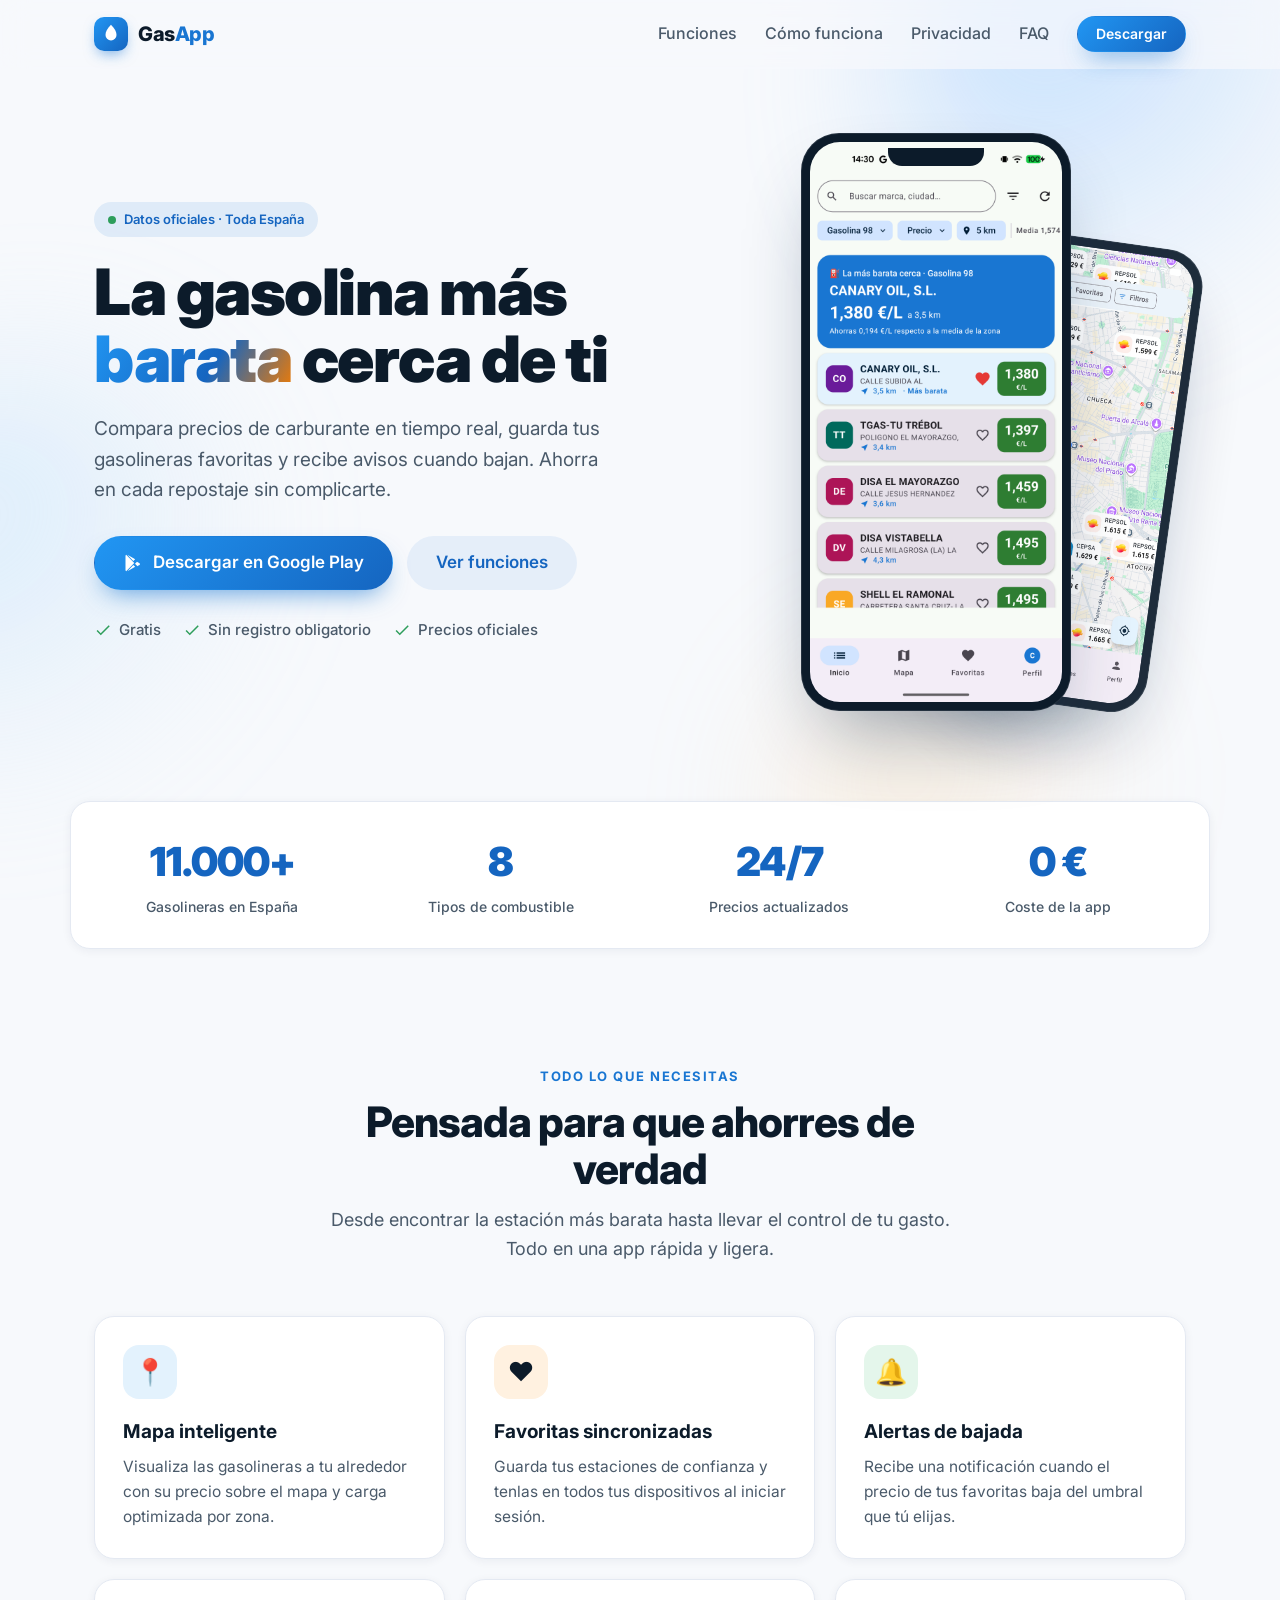
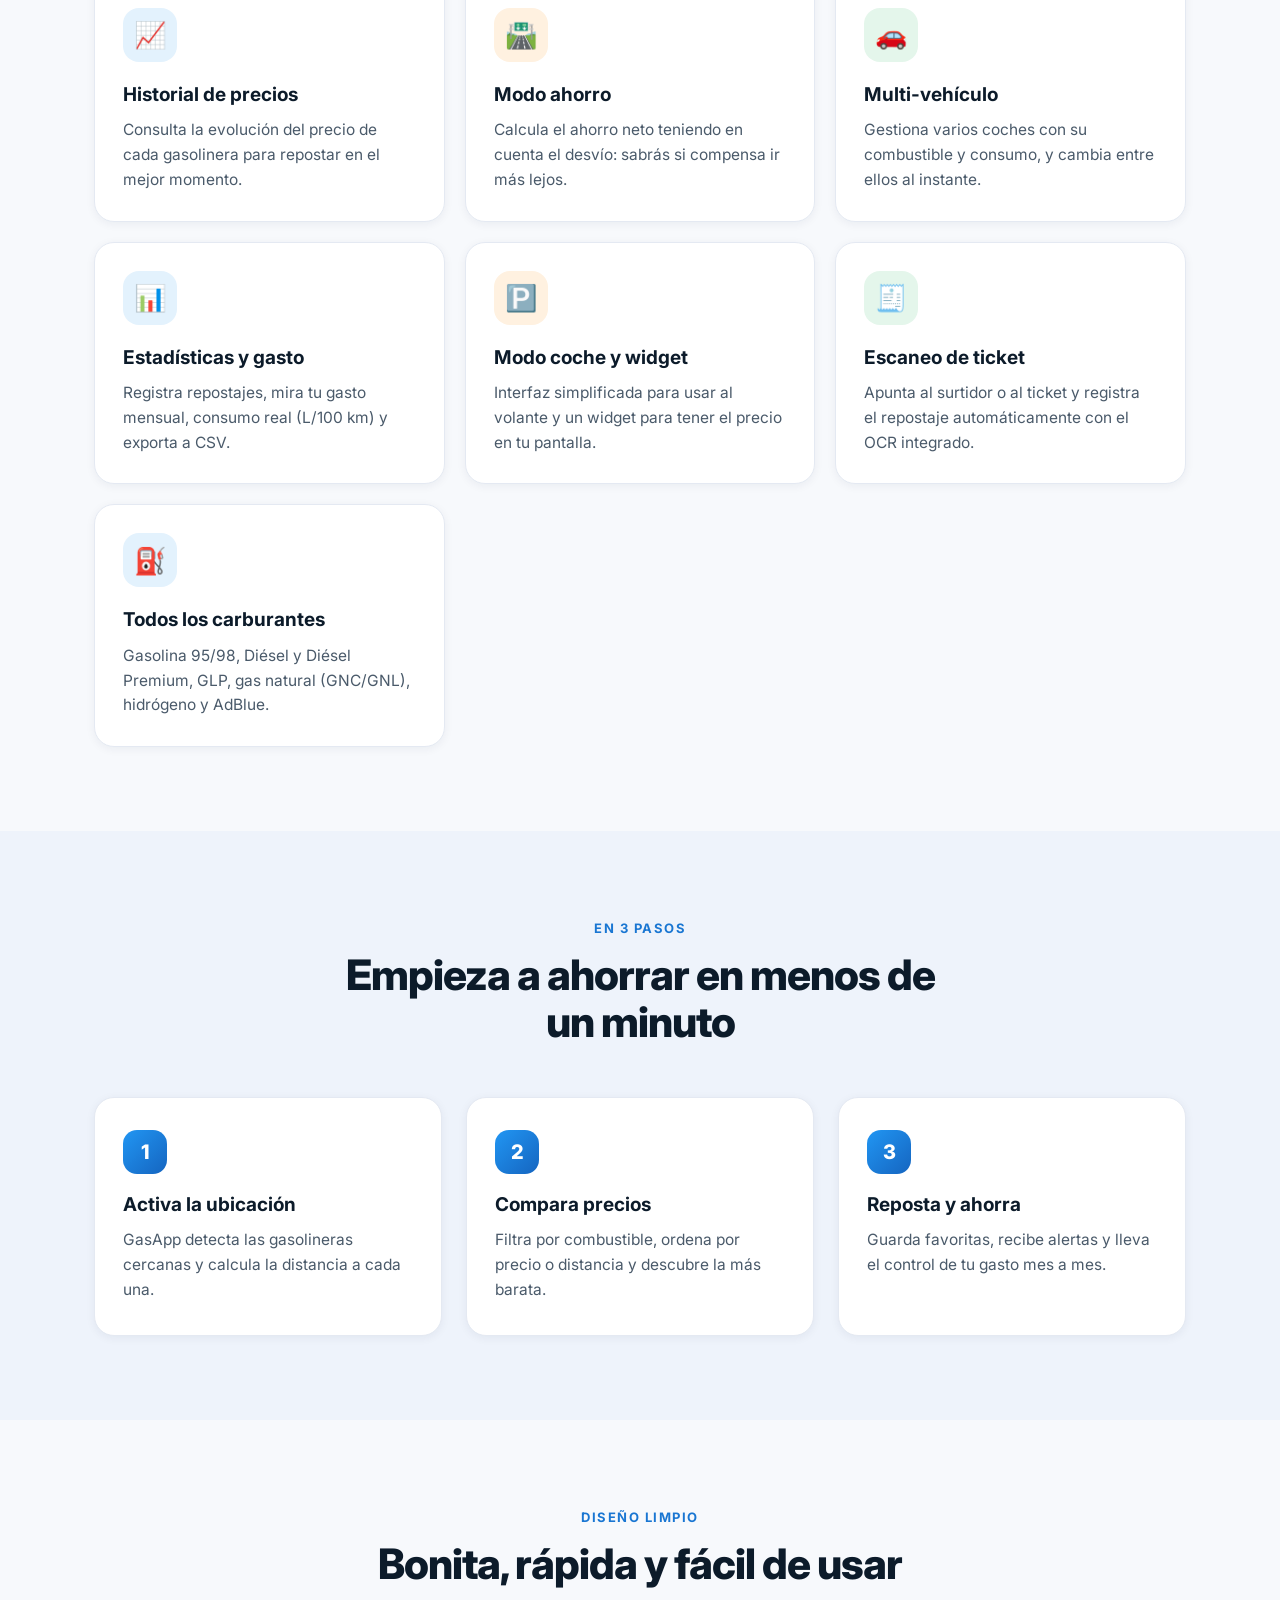
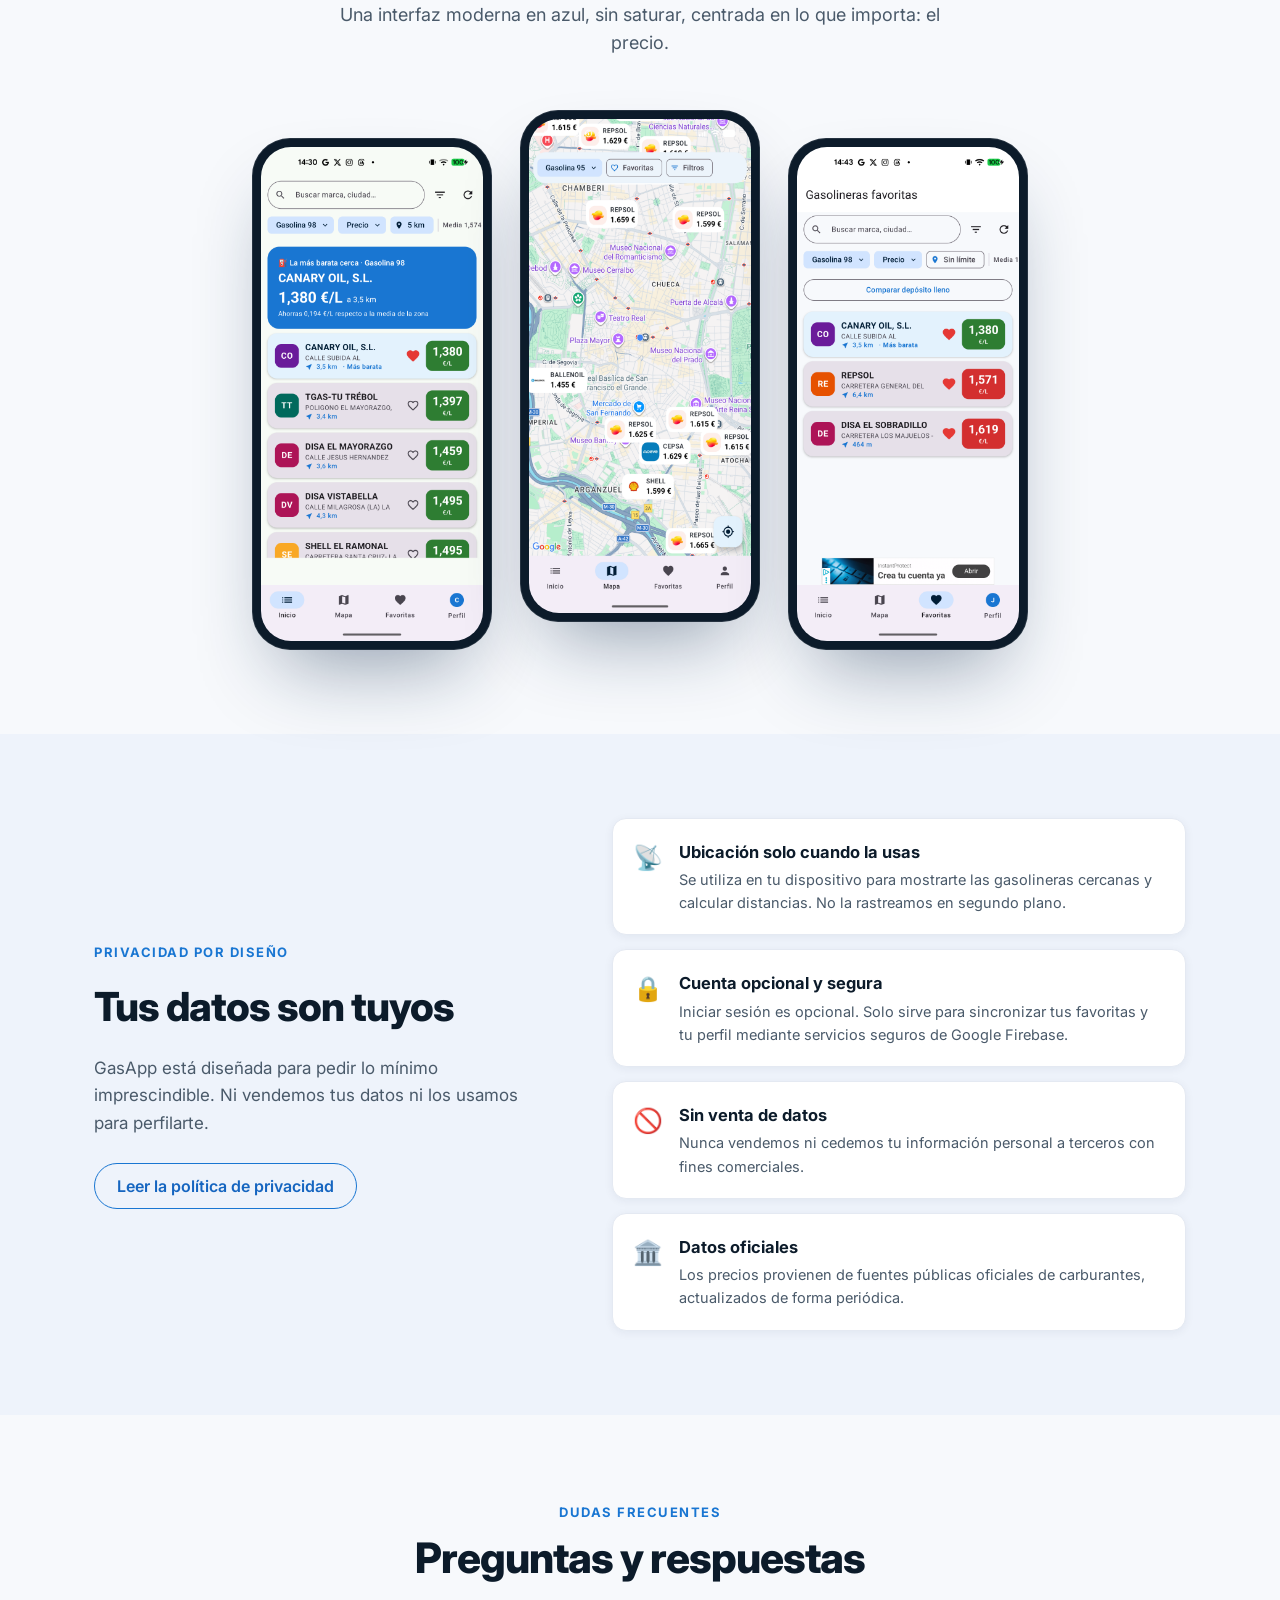
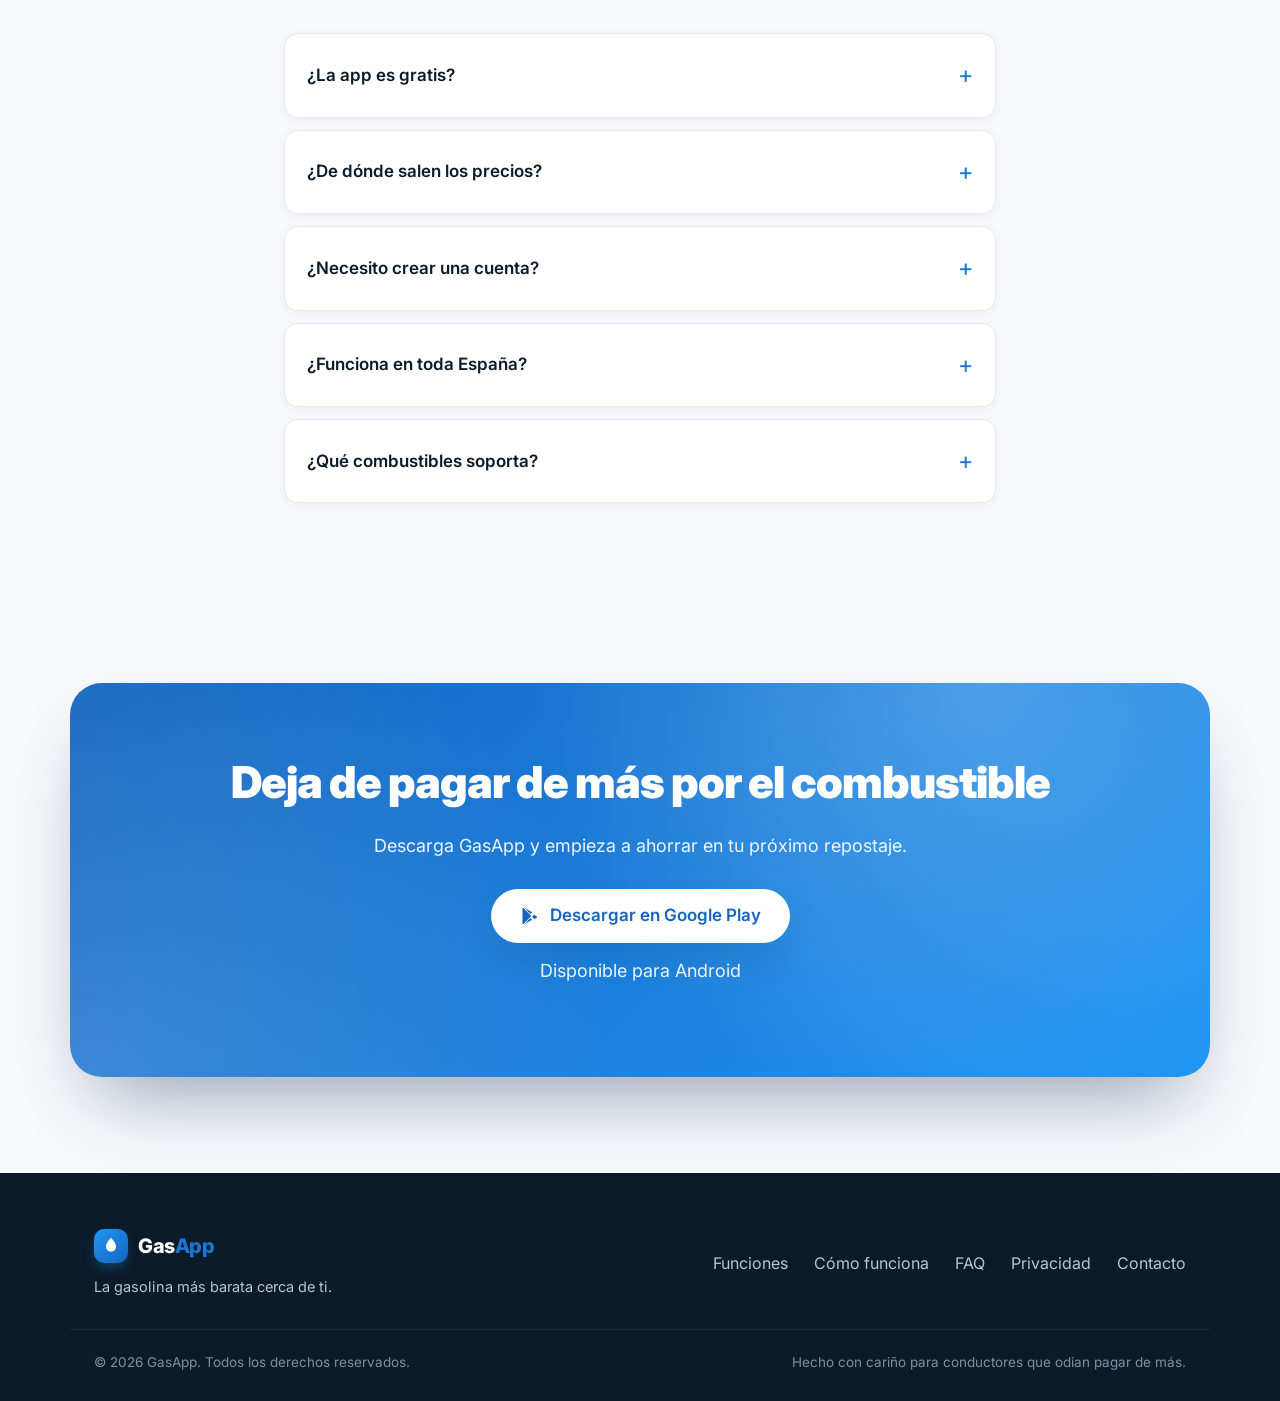
<file: landing/index.html>
<!DOCTYPE html>
<html lang="es">
<head>
  <meta charset="UTF-8" />
  <meta name="viewport" content="width=device-width, initial-scale=1.0" />
  <title>GasApp · Encuentra la gasolina más barata cerca de ti</title>
  <meta name="description" content="GasApp te muestra las gasolineras más baratas de España con datos oficiales en tiempo real. Mapa, favoritas, alertas de bajada de precio, historial y estadísticas de ahorro. Gratis." />
  <meta name="theme-color" content="#1976D2" />

  <!-- Open Graph -->
  <meta property="og:type" content="website" />
  <meta property="og:title" content="GasApp · La gasolina más barata cerca de ti" />
  <meta property="og:description" content="Compara precios de carburante en tiempo real con datos oficiales y ahorra en cada repostaje." />
  <meta property="og:image" content="assets/screen-inicio.png" />

  <link rel="icon" href="assets/favicon.svg" type="image/svg+xml" />
  <link rel="preconnect" href="https://fonts.googleapis.com" />
  <link rel="preconnect" href="https://fonts.gstatic.com" crossorigin />
  <link href="https://fonts.googleapis.com/css2?family=Inter:wght@400;500;600;700;800;900&display=swap" rel="stylesheet" />
  <link rel="stylesheet" href="styles.css" />
</head>
<body>

  <!-- Fondo decorativo animado -->
  <div class="bg-decor" aria-hidden="true">
    <span class="blob blob-1"></span>
    <span class="blob blob-2"></span>
    <span class="blob blob-3"></span>
  </div>

  <!-- ───────── NAV ───────── -->
  <header class="nav" id="nav">
    <div class="container nav-inner">
      <a href="#hero" class="brand" aria-label="GasApp inicio">
        <span class="brand-mark">
          <svg viewBox="0 0 24 24" width="22" height="22" aria-hidden="true">
            <path d="M12 2C8 6 6 9.5 6 13a6 6 0 0 0 12 0c0-3.5-2-7-6-11z" fill="currentColor"/>
          </svg>
        </span>
        <span class="brand-name">Gas<span>App</span></span>
      </a>

      <nav class="nav-links" aria-label="Principal">
        <a href="#features">Funciones</a>
        <a href="#how">Cómo funciona</a>
        <a href="#privacy">Privacidad</a>
        <a href="#faq">FAQ</a>
      </nav>

      <a href="#download" class="btn btn-primary btn-sm nav-cta">Descargar</a>
      <button class="nav-toggle" id="navToggle" aria-label="Abrir menú">
        <span></span><span></span><span></span>
      </button>
    </div>
  </header>

  <!-- ───────── HERO ───────── -->
  <section class="hero" id="hero">
    <div class="container hero-grid">
      <div class="hero-copy reveal">
        <span class="pill"><span class="dot"></span> Datos oficiales · Toda España</span>
        <h1>La gasolina más <span class="grad">barata</span> cerca de ti</h1>
        <p class="lead">
          Compara precios de carburante en tiempo real, guarda tus gasolineras
          favoritas y recibe avisos cuando bajan. Ahorra en cada repostaje sin
          complicarte.
        </p>
        <div class="hero-cta">
          <a href="https://play.google.com/store/apps/details?id=com.bpo.gasapp" target="_blank" rel="noopener" class="btn btn-primary btn-lg">
            <svg viewBox="0 0 24 24" width="20" height="20" aria-hidden="true"><path fill="currentColor" d="M3 20.5v-17c0-.6.3-1.1.8-1.4L13.5 12l-9.7 9.9c-.5-.3-.8-.8-.8-1.4zM16.8 15.3l-2.4-2.4 2.4-2.4 3 1.7c.8.5.8 1.6 0 2.1l-3 1.7zM5.3 2.1l9.3 5.4-2.2 2.2L5.3 2.1zM12.4 14.3l2.2 2.2-9.3 5.4 7.1-7.6z"/></svg>
            Descargar en Google Play
          </a>
          <a href="#features" class="btn btn-ghost btn-lg">Ver funciones</a>
        </div>
        <ul class="hero-points">
          <li><svg viewBox="0 0 24 24" width="18" height="18"><path fill="currentColor" d="M9 16.2 4.8 12l-1.4 1.4L9 19 21 7l-1.4-1.4z"/></svg> Gratis</li>
          <li><svg viewBox="0 0 24 24" width="18" height="18"><path fill="currentColor" d="M9 16.2 4.8 12l-1.4 1.4L9 19 21 7l-1.4-1.4z"/></svg> Sin registro obligatorio</li>
          <li><svg viewBox="0 0 24 24" width="18" height="18"><path fill="currentColor" d="M9 16.2 4.8 12l-1.4 1.4L9 19 21 7l-1.4-1.4z"/></svg> Precios oficiales</li>
        </ul>
      </div>

      <div class="hero-phone reveal" data-delay="120">
        <div class="phone phone-float">
          <div class="phone-notch"></div>
          <img src="assets/screen-inicio.png" alt="Pantalla de inicio de GasApp con la lista de gasolineras y precios" loading="eager" />
        </div>
        <div class="phone phone-back">
          <img src="assets/screen-mapa.png" alt="Mapa de gasolineras de GasApp" loading="lazy" />
        </div>
      </div>
    </div>
  </section>

  <!-- ───────── STATS ───────── -->
  <section class="stats">
    <div class="container stats-grid">
      <div class="stat reveal">
        <strong data-count="11000" data-suffix="+">0</strong>
        <span>Gasolineras en España</span>
      </div>
      <div class="stat reveal" data-delay="80">
        <strong data-count="8">0</strong>
        <span>Tipos de combustible</span>
      </div>
      <div class="stat reveal" data-delay="160">
        <strong data-count="24" data-suffix="/7">0</strong>
        <span>Precios actualizados</span>
      </div>
      <div class="stat reveal" data-delay="240">
        <strong>0&nbsp;€</strong>
        <span>Coste de la app</span>
      </div>
    </div>
  </section>

  <!-- ───────── FEATURES ───────── -->
  <section class="section" id="features">
    <div class="container">
      <div class="section-head reveal">
        <span class="kicker">Todo lo que necesitas</span>
        <h2>Pensada para que ahorres de verdad</h2>
        <p>Desde encontrar la estación más barata hasta llevar el control de tu gasto. Todo en una app rápida y ligera.</p>
      </div>

      <div class="cards">
        <article class="card reveal">
          <div class="ic ic-blue">📍</div>
          <h3>Mapa inteligente</h3>
          <p>Visualiza las gasolineras a tu alrededor con su precio sobre el mapa y carga optimizada por zona.</p>
        </article>
        <article class="card reveal" data-delay="60">
          <div class="ic ic-orange">❤️</div>
          <h3>Favoritas sincronizadas</h3>
          <p>Guarda tus estaciones de confianza y tenlas en todos tus dispositivos al iniciar sesión.</p>
        </article>
        <article class="card reveal" data-delay="120">
          <div class="ic ic-green">🔔</div>
          <h3>Alertas de bajada</h3>
          <p>Recibe una notificación cuando el precio de tus favoritas baja del umbral que tú elijas.</p>
        </article>
        <article class="card reveal">
          <div class="ic ic-blue">📈</div>
          <h3>Historial de precios</h3>
          <p>Consulta la evolución del precio de cada gasolinera para repostar en el mejor momento.</p>
        </article>
        <article class="card reveal" data-delay="60">
          <div class="ic ic-orange">🛣️</div>
          <h3>Modo ahorro</h3>
          <p>Calcula el ahorro neto teniendo en cuenta el desvío: sabrás si compensa ir más lejos.</p>
        </article>
        <article class="card reveal" data-delay="120">
          <div class="ic ic-green">🚗</div>
          <h3>Multi-vehículo</h3>
          <p>Gestiona varios coches con su combustible y consumo, y cambia entre ellos al instante.</p>
        </article>
        <article class="card reveal">
          <div class="ic ic-blue">📊</div>
          <h3>Estadísticas y gasto</h3>
          <p>Registra repostajes, mira tu gasto mensual, consumo real (L/100 km) y exporta a CSV.</p>
        </article>
        <article class="card reveal" data-delay="60">
          <div class="ic ic-orange">🅿️</div>
          <h3>Modo coche y widget</h3>
          <p>Interfaz simplificada para usar al volante y un widget para tener el precio en tu pantalla.</p>
        </article>
        <article class="card reveal" data-delay="120">
          <div class="ic ic-green">🧾</div>
          <h3>Escaneo de ticket</h3>
          <p>Apunta al surtidor o al ticket y registra el repostaje automáticamente con el OCR integrado.</p>
        </article>
        <article class="card reveal">
          <div class="ic ic-blue">⛽</div>
          <h3>Todos los carburantes</h3>
          <p>Gasolina 95/98, Diésel y Diésel Premium, GLP, gas natural (GNC/GNL), hidrógeno y AdBlue.</p>
        </article>
      </div>
    </div>
  </section>

  <!-- ───────── HOW IT WORKS ───────── -->
  <section class="section section-alt" id="how">
    <div class="container">
      <div class="section-head reveal">
        <span class="kicker">En 3 pasos</span>
        <h2>Empieza a ahorrar en menos de un minuto</h2>
      </div>
      <div class="steps">
        <div class="step reveal">
          <span class="step-num">1</span>
          <h3>Activa la ubicación</h3>
          <p>GasApp detecta las gasolineras cercanas y calcula la distancia a cada una.</p>
        </div>
        <div class="step reveal" data-delay="80">
          <span class="step-num">2</span>
          <h3>Compara precios</h3>
          <p>Filtra por combustible, ordena por precio o distancia y descubre la más barata.</p>
        </div>
        <div class="step reveal" data-delay="160">
          <span class="step-num">3</span>
          <h3>Reposta y ahorra</h3>
          <p>Guarda favoritas, recibe alertas y lleva el control de tu gasto mes a mes.</p>
        </div>
      </div>
    </div>
  </section>

  <!-- ───────── SHOWCASE ───────── -->
  <section class="section showcase">
    <div class="container">
      <div class="section-head reveal">
        <span class="kicker">Diseño limpio</span>
        <h2>Bonita, rápida y fácil de usar</h2>
        <p>Una interfaz moderna en azul, sin saturar, centrada en lo que importa: el precio.</p>
      </div>
      <div class="gallery">
        <div class="phone reveal"><img src="assets/screen-inicio.png" alt="Lista de gasolineras con precios" loading="lazy" /></div>
        <div class="phone reveal phone-raise" data-delay="100"><img src="assets/screen-mapa.png" alt="Mapa con precios por gasolinera" loading="lazy" /></div>
        <div class="phone reveal" data-delay="200"><img src="assets/screen-favoritas.png" alt="Gasolineras favoritas" loading="lazy" /></div>
      </div>
    </div>
  </section>

  <!-- ───────── PRIVACY ───────── -->
  <section class="section section-alt" id="privacy">
    <div class="container privacy-grid">
      <div class="reveal">
        <span class="kicker">Privacidad por diseño</span>
        <h2>Tus datos son tuyos</h2>
        <p class="lead-sm">
          GasApp está diseñada para pedir lo mínimo imprescindible. Ni vendemos
          tus datos ni los usamos para perfilarte.
        </p>
        <a href="privacy.html" class="btn btn-outline">Leer la política de privacidad</a>
      </div>
      <ul class="privacy-list">
        <li class="reveal">
          <span class="pic">📡</span>
          <div><h4>Ubicación solo cuando la usas</h4><p>Se utiliza en tu dispositivo para mostrarte las gasolineras cercanas y calcular distancias. No la rastreamos en segundo plano.</p></div>
        </li>
        <li class="reveal" data-delay="60">
          <span class="pic">🔒</span>
          <div><h4>Cuenta opcional y segura</h4><p>Iniciar sesión es opcional. Solo sirve para sincronizar tus favoritas y tu perfil mediante servicios seguros de Google Firebase.</p></div>
        </li>
        <li class="reveal" data-delay="120">
          <span class="pic">🚫</span>
          <div><h4>Sin venta de datos</h4><p>Nunca vendemos ni cedemos tu información personal a terceros con fines comerciales.</p></div>
        </li>
        <li class="reveal" data-delay="180">
          <span class="pic">🏛️</span>
          <div><h4>Datos oficiales</h4><p>Los precios provienen de fuentes públicas oficiales de carburantes, actualizados de forma periódica.</p></div>
        </li>
      </ul>
    </div>
  </section>

  <!-- ───────── FAQ ───────── -->
  <section class="section" id="faq">
    <div class="container container-narrow">
      <div class="section-head reveal">
        <span class="kicker">Dudas frecuentes</span>
        <h2>Preguntas y respuestas</h2>
      </div>
      <div class="faq">
        <details class="reveal">
          <summary>¿La app es gratis?</summary>
          <p>Sí. GasApp es gratuita y se financia con publicidad discreta. Si lo prefieres, puedes quitar los anuncios con una pequeña compra única.</p>
        </details>
        <details class="reveal">
          <summary>¿De dónde salen los precios?</summary>
          <p>De fuentes oficiales públicas de precios de carburante en España, que se actualizan periódicamente a lo largo del día.</p>
        </details>
        <details class="reveal">
          <summary>¿Necesito crear una cuenta?</summary>
          <p>No. Puedes usar la app sin registro. La cuenta solo es necesaria si quieres sincronizar tus favoritas entre dispositivos.</p>
        </details>
        <details class="reveal">
          <summary>¿Funciona en toda España?</summary>
          <p>Sí, incluye gasolineras de toda la península, Baleares y Canarias.</p>
        </details>
        <details class="reveal">
          <summary>¿Qué combustibles soporta?</summary>
          <p>Gasolina 95 y 98, Diésel y Diésel Premium, GLP/Autogás, Gas natural (GNC y GNL), Hidrógeno y AdBlue.</p>
        </details>
      </div>
    </div>
  </section>

  <!-- ───────── DOWNLOAD CTA ───────── -->
  <section class="cta-final" id="download">
    <div class="container cta-inner reveal">
      <h2>Deja de pagar de más por el combustible</h2>
      <p>Descarga GasApp y empieza a ahorrar en tu próximo repostaje.</p>
      <a href="https://play.google.com/store/apps/details?id=com.bpo.gasapp" target="_blank" rel="noopener" class="btn btn-light btn-lg">
        <svg viewBox="0 0 24 24" width="20" height="20" aria-hidden="true"><path fill="currentColor" d="M3 20.5v-17c0-.6.3-1.1.8-1.4L13.5 12l-9.7 9.9c-.5-.3-.8-.8-.8-1.4zM16.8 15.3l-2.4-2.4 2.4-2.4 3 1.7c.8.5.8 1.6 0 2.1l-3 1.7zM5.3 2.1l9.3 5.4-2.2 2.2L5.3 2.1zM12.4 14.3l2.2 2.2-9.3 5.4 7.1-7.6z"/></svg>
        Descargar en Google Play
      </a>
      <p class="cta-note">Disponible para Android</p>
    </div>
  </section>

  <!-- ───────── FOOTER ───────── -->
  <footer class="footer">
    <div class="container footer-grid">
      <div>
        <a href="#hero" class="brand brand-foot">
          <span class="brand-mark">
            <svg viewBox="0 0 24 24" width="20" height="20" aria-hidden="true"><path d="M12 2C8 6 6 9.5 6 13a6 6 0 0 0 12 0c0-3.5-2-7-6-11z" fill="currentColor"/></svg>
          </span>
          <span class="brand-name">Gas<span>App</span></span>
        </a>
        <p class="foot-tag">La gasolina más barata cerca de ti.</p>
      </div>
      <nav class="foot-links" aria-label="Pie">
        <a href="#features">Funciones</a>
        <a href="#how">Cómo funciona</a>
        <a href="#faq">FAQ</a>
        <a href="privacy.html">Privacidad</a>
        <a href="mailto:contacto@josedanielchinea.com">Contacto</a>
      </nav>
    </div>
    <div class="container foot-bottom">
      <span>© <span id="year">2026</span> GasApp. Todos los derechos reservados.</span>
      <span class="foot-mini">Hecho con cariño para conductores que odian pagar de más.</span>
    </div>
  </footer>

  <script src="script.js" defer></script>
</body>
</html>
</file>
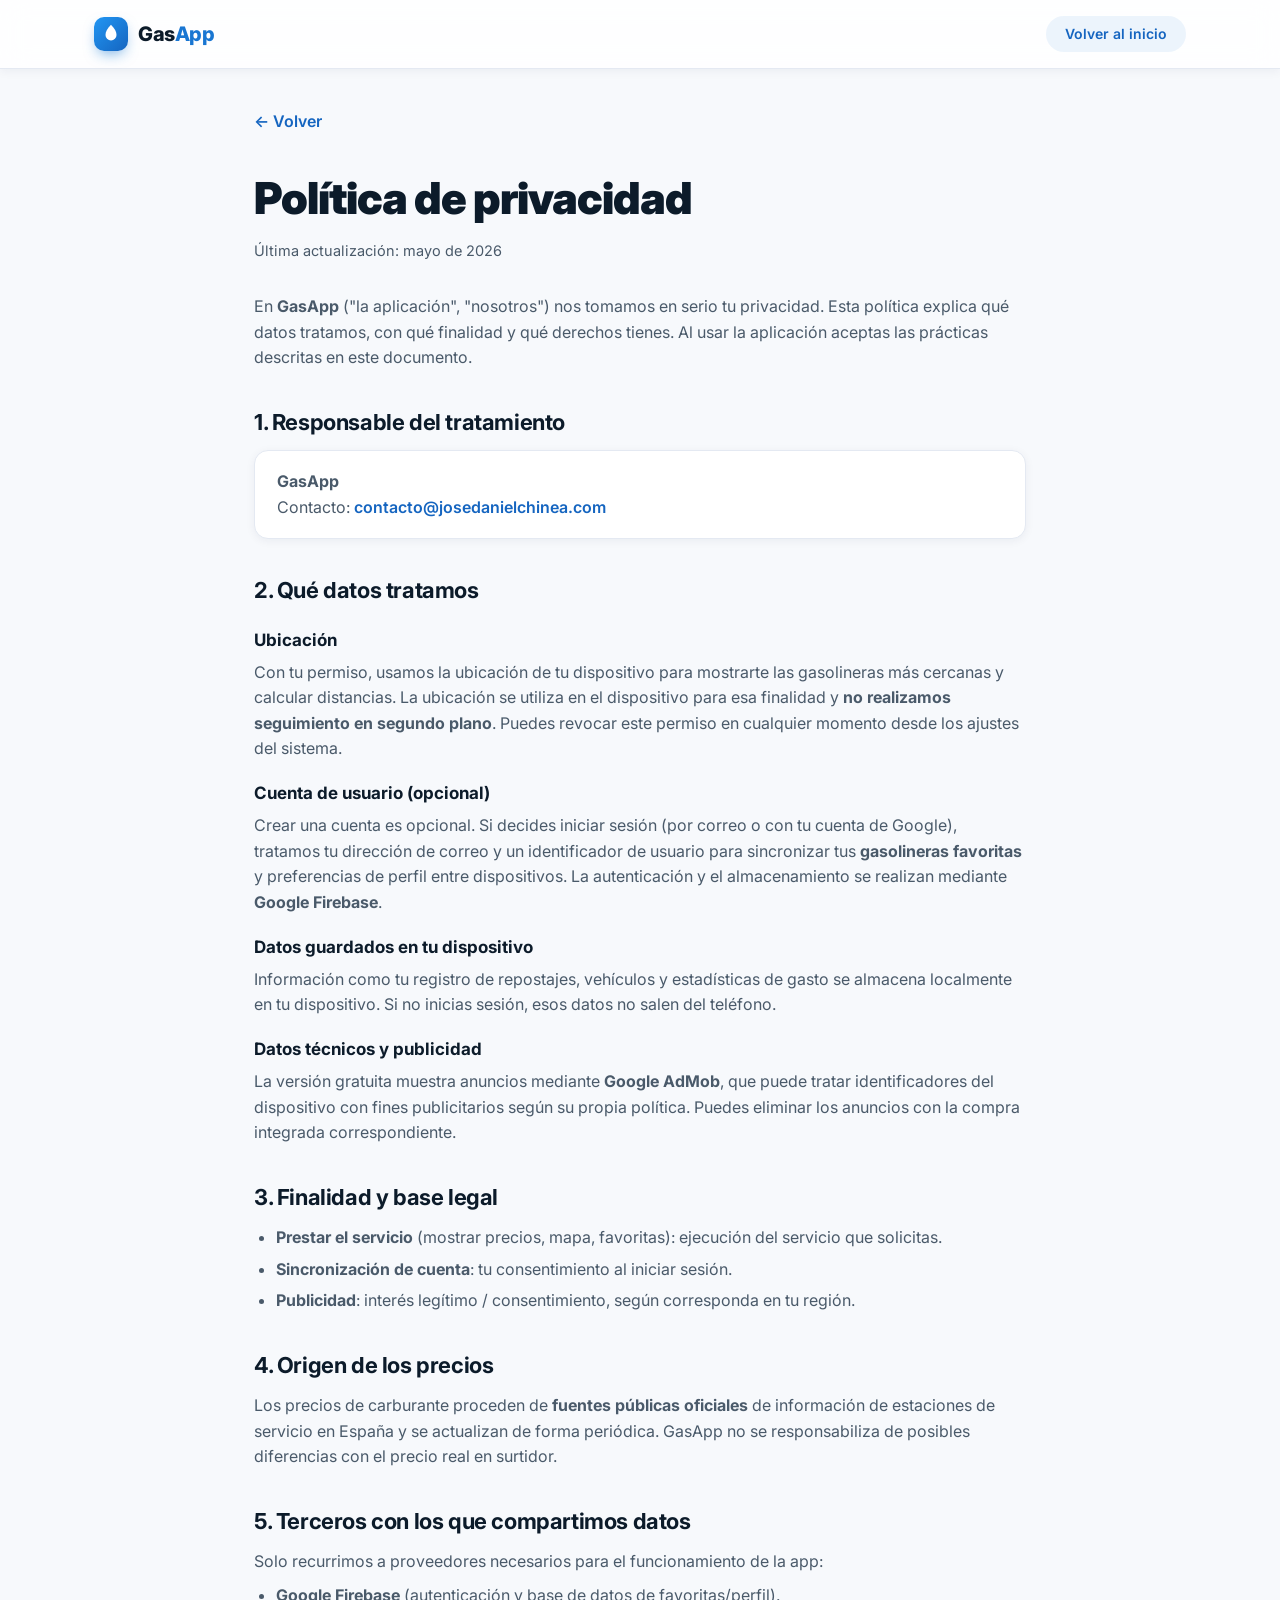
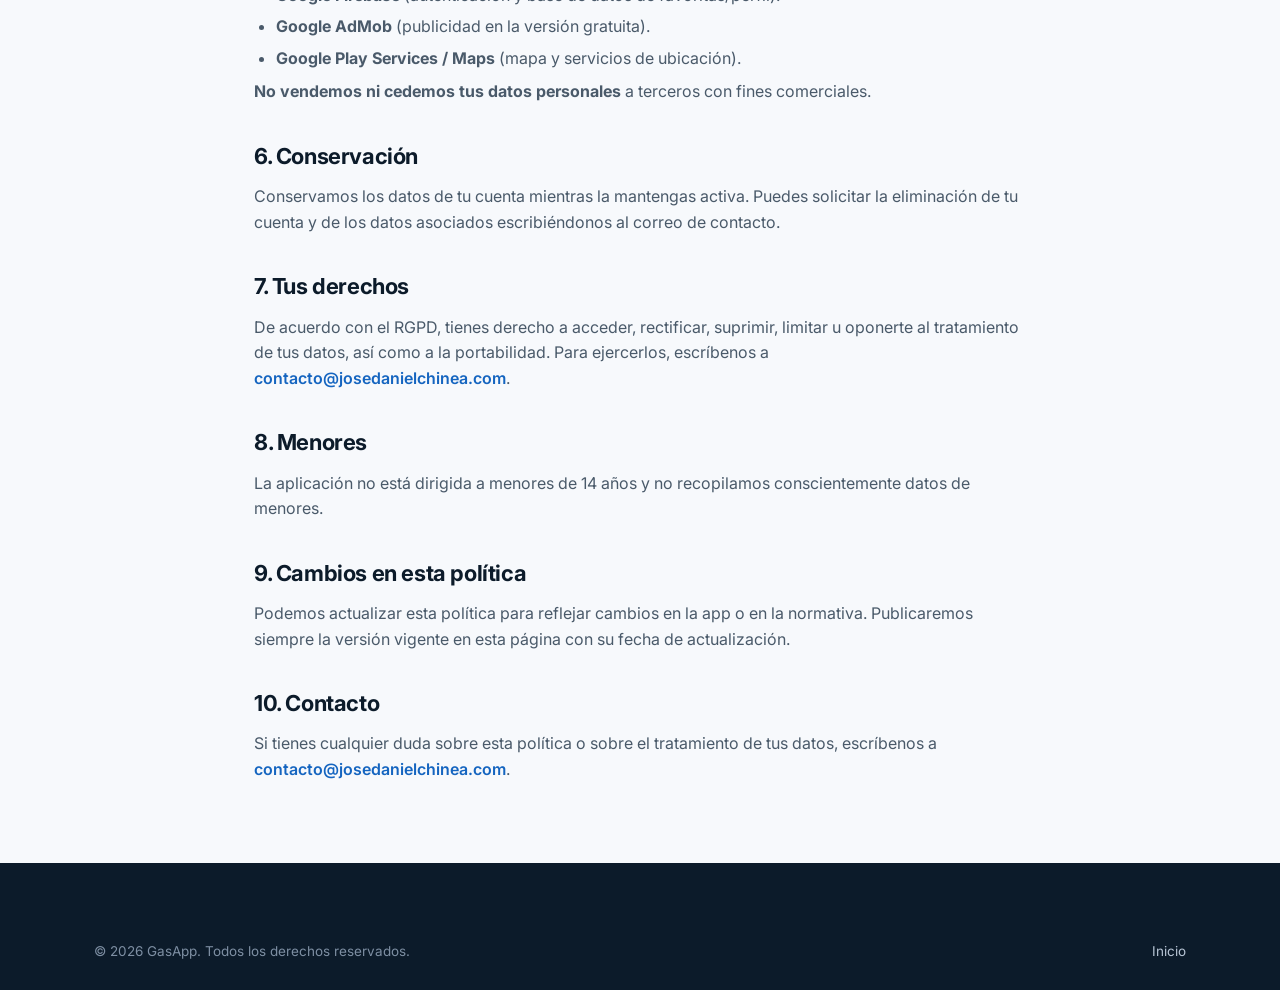
<file: landing/privacy.html>
<!DOCTYPE html>
<html lang="es">
<head>
  <meta charset="UTF-8" />
  <meta name="viewport" content="width=device-width, initial-scale=1.0" />
  <title>Política de privacidad · GasApp</title>
  <meta name="description" content="Política de privacidad de la aplicación GasApp." />
  <meta name="theme-color" content="#1976D2" />
  <link rel="icon" href="assets/favicon.svg" type="image/svg+xml" />
  <link rel="preconnect" href="https://fonts.googleapis.com" />
  <link rel="preconnect" href="https://fonts.gstatic.com" crossorigin />
  <link href="https://fonts.googleapis.com/css2?family=Inter:wght@400;500;600;700;800;900&display=swap" rel="stylesheet" />
  <link rel="stylesheet" href="styles.css" />
  <style>
    .legal { max-width: 820px; margin: 0 auto; padding: 40px 24px 80px; }
    .legal h1 { font-size: clamp(30px, 5vw, 44px); letter-spacing: -1px; font-weight: 900; margin-bottom: 6px; }
    .legal .updated { color: var(--ink-soft); font-size: 14.5px; margin-bottom: 32px; }
    .legal h2 { font-size: 22px; margin: 34px 0 10px; letter-spacing: -.4px; }
    .legal h3 { font-size: 17px; margin: 18px 0 6px; }
    .legal p, .legal li { color: var(--ink-soft); font-size: 16px; }
    .legal ul { margin: 8px 0 8px 22px; display: grid; gap: 6px; }
    .legal a { color: var(--blue-600); font-weight: 600; }
    .legal .back { display: inline-flex; align-items: center; gap: 8px; margin-bottom: 28px; font-weight: 600; color: var(--blue-600); }
    .legal .box { background: var(--white); border: 1px solid var(--line); border-radius: var(--radius-sm); padding: 18px 22px; box-shadow: var(--shadow-sm); margin-top: 10px; }
  </style>
</head>
<body>

  <header class="nav scrolled">
    <div class="container nav-inner">
      <a href="index.html#hero" class="brand">
        <span class="brand-mark">
          <svg viewBox="0 0 24 24" width="22" height="22" aria-hidden="true"><path d="M12 2C8 6 6 9.5 6 13a6 6 0 0 0 12 0c0-3.5-2-7-6-11z" fill="currentColor"/></svg>
        </span>
        <span class="brand-name">Gas<span>App</span></span>
      </a>
      <a href="index.html" class="btn btn-ghost btn-sm" style="margin-left:auto">Volver al inicio</a>
    </div>
  </header>

  <main class="legal">
    <a href="index.html" class="back">← Volver</a>
    <h1>Política de privacidad</h1>
    <p class="updated">Última actualización: mayo de 2026</p>

    <p>
      En <strong>GasApp</strong> ("la aplicación", "nosotros") nos tomamos en serio tu
      privacidad. Esta política explica qué datos tratamos, con qué finalidad y
      qué derechos tienes. Al usar la aplicación aceptas las prácticas descritas
      en este documento.
    </p>

    <h2>1. Responsable del tratamiento</h2>
    <div class="box">
      <p><strong>GasApp</strong><br />
      Contacto: <a href="mailto:contacto@josedanielchinea.com">contacto@josedanielchinea.com</a></p>
    </div>

    <h2>2. Qué datos tratamos</h2>

    <h3>Ubicación</h3>
    <p>
      Con tu permiso, usamos la ubicación de tu dispositivo para mostrarte las
      gasolineras más cercanas y calcular distancias. La ubicación se utiliza
      en el dispositivo para esa finalidad y <strong>no realizamos seguimiento
      en segundo plano</strong>. Puedes revocar este permiso en cualquier momento
      desde los ajustes del sistema.
    </p>

    <h3>Cuenta de usuario (opcional)</h3>
    <p>
      Crear una cuenta es opcional. Si decides iniciar sesión (por correo o con
      tu cuenta de Google), tratamos tu dirección de correo y un identificador
      de usuario para sincronizar tus <strong>gasolineras favoritas</strong> y
      preferencias de perfil entre dispositivos. La autenticación y el
      almacenamiento se realizan mediante <strong>Google Firebase</strong>.
    </p>

    <h3>Datos guardados en tu dispositivo</h3>
    <p>
      Información como tu registro de repostajes, vehículos y estadísticas de
      gasto se almacena localmente en tu dispositivo. Si no inicias sesión,
      esos datos no salen del teléfono.
    </p>

    <h3>Datos técnicos y publicidad</h3>
    <p>
      La versión gratuita muestra anuncios mediante <strong>Google AdMob</strong>,
      que puede tratar identificadores del dispositivo con fines publicitarios
      según su propia política. Puedes eliminar los anuncios con la compra
      integrada correspondiente.
    </p>

    <h2>3. Finalidad y base legal</h2>
    <ul>
      <li><strong>Prestar el servicio</strong> (mostrar precios, mapa, favoritas): ejecución del servicio que solicitas.</li>
      <li><strong>Sincronización de cuenta</strong>: tu consentimiento al iniciar sesión.</li>
      <li><strong>Publicidad</strong>: interés legítimo / consentimiento, según corresponda en tu región.</li>
    </ul>

    <h2>4. Origen de los precios</h2>
    <p>
      Los precios de carburante proceden de <strong>fuentes públicas oficiales</strong>
      de información de estaciones de servicio en España y se actualizan de
      forma periódica. GasApp no se responsabiliza de posibles diferencias con
      el precio real en surtidor.
    </p>

    <h2>5. Terceros con los que compartimos datos</h2>
    <p>Solo recurrimos a proveedores necesarios para el funcionamiento de la app:</p>
    <ul>
      <li><strong>Google Firebase</strong> (autenticación y base de datos de favoritas/perfil).</li>
      <li><strong>Google AdMob</strong> (publicidad en la versión gratuita).</li>
      <li><strong>Google Play Services / Maps</strong> (mapa y servicios de ubicación).</li>
    </ul>
    <p><strong>No vendemos ni cedemos tus datos personales</strong> a terceros con fines comerciales.</p>

    <h2>6. Conservación</h2>
    <p>
      Conservamos los datos de tu cuenta mientras la mantengas activa. Puedes
      solicitar la eliminación de tu cuenta y de los datos asociados escribiéndonos
      al correo de contacto.
    </p>

    <h2>7. Tus derechos</h2>
    <p>
      De acuerdo con el RGPD, tienes derecho a acceder, rectificar, suprimir,
      limitar u oponerte al tratamiento de tus datos, así como a la portabilidad.
      Para ejercerlos, escríbenos a
      <a href="mailto:contacto@josedanielchinea.com">contacto@josedanielchinea.com</a>.
    </p>

    <h2>8. Menores</h2>
    <p>
      La aplicación no está dirigida a menores de 14 años y no recopilamos
      conscientemente datos de menores.
    </p>

    <h2>9. Cambios en esta política</h2>
    <p>
      Podemos actualizar esta política para reflejar cambios en la app o en la
      normativa. Publicaremos siempre la versión vigente en esta página con su
      fecha de actualización.
    </p>

    <h2>10. Contacto</h2>
    <p>
      Si tienes cualquier duda sobre esta política o sobre el tratamiento de tus
      datos, escríbenos a
      <a href="mailto:contacto@josedanielchinea.com">contacto@josedanielchinea.com</a>.
    </p>
  </main>

  <footer class="footer">
    <div class="container foot-bottom" style="border:0">
      <span>© <span id="year">2026</span> GasApp. Todos los derechos reservados.</span>
      <a href="index.html" style="color:#B7C4D4">Inicio</a>
    </div>
  </footer>

  <script>document.getElementById('year').textContent = new Date().getFullYear();</script>
</body>
</html>
</file>
<file: landing/styles.css>
/* ============================================================
   GasApp — Landing
   Paleta azul corporativa · diseño moderno y limpio
   ============================================================ */

:root {
  --blue:        #1976D2;
  --blue-600:    #1565C0;
  --blue-400:    #2196F3;
  --blue-300:    #64B5F6;
  --orange:      #F57C00;
  --green:       #2E9E5B;
  --red:         #E53935;

  --ink:         #0C1B2A;   /* texto principal */
  --ink-soft:    #4A5A6A;   /* texto secundario */
  --line:        #E4E9F2;
  --bg:          #F7F9FC;
  --bg-soft:     #EEF3FB;
  --white:       #FFFFFF;

  --radius:      20px;
  --radius-sm:   14px;
  --shadow-sm:   0 2px 10px rgba(16, 42, 76, .06);
  --shadow:      0 18px 40px -16px rgba(16, 42, 76, .28);
  --shadow-lg:   0 40px 80px -28px rgba(16, 42, 76, .45);
  --maxw:        1140px;
  --ease:        cubic-bezier(.22, 1, .36, 1);
}

* { box-sizing: border-box; margin: 0; padding: 0; }

html { scroll-behavior: smooth; }

body {
  font-family: 'Inter', -apple-system, BlinkMacSystemFont, 'Segoe UI', Roboto, sans-serif;
  color: var(--ink);
  background: var(--bg);
  line-height: 1.6;
  -webkit-font-smoothing: antialiased;
  overflow-x: hidden;
}

img { max-width: 100%; display: block; }
a { color: inherit; text-decoration: none; }

.container {
  width: 100%;
  max-width: var(--maxw);
  margin: 0 auto;
  padding: 0 24px;
}
.container-narrow { max-width: 760px; }

/* ───────── Fondo decorativo ───────── */
.bg-decor { position: fixed; inset: 0; z-index: -1; overflow: hidden; }
.blob {
  position: absolute;
  border-radius: 50%;
  filter: blur(70px);
  opacity: .5;
  animation: float 18s var(--ease) infinite alternate;
}
.blob-1 { width: 520px; height: 520px; top: -160px; right: -120px;
  background: radial-gradient(circle at 30% 30%, #8EC5FF, transparent 70%); }
.blob-2 { width: 460px; height: 460px; top: 40%; left: -180px;
  background: radial-gradient(circle at 30% 30%, #BBDEFB, transparent 70%); animation-delay: -6s; }
.blob-3 { width: 380px; height: 380px; bottom: -120px; right: 10%;
  background: radial-gradient(circle at 30% 30%, #FFD8A8, transparent 70%); opacity: .35; animation-delay: -12s; }

@keyframes float {
  0%   { transform: translate(0,0) scale(1); }
  100% { transform: translate(30px,40px) scale(1.12); }
}

/* ───────── Botones ───────── */
.btn {
  display: inline-flex; align-items: center; justify-content: center; gap: 10px;
  font-weight: 600; font-size: 16px; line-height: 1;
  padding: 14px 22px; border-radius: 999px; border: 1.5px solid transparent;
  cursor: pointer; transition: transform .2s var(--ease), box-shadow .25s var(--ease), background .2s;
  white-space: nowrap;
}
.btn:active { transform: translateY(1px) scale(.99); }
.btn-sm  { padding: 10px 18px; font-size: 14px; }
.btn-lg  { padding: 16px 28px; font-size: 17px; }

.btn-primary {
  color: #fff;
  background: linear-gradient(135deg, var(--blue-400), var(--blue-600));
  box-shadow: 0 12px 26px -10px rgba(25, 118, 210, .7);
}
.btn-primary:hover { transform: translateY(-2px); box-shadow: 0 18px 34px -10px rgba(25, 118, 210, .8); }

.btn-ghost  { color: var(--blue-600); background: rgba(25,118,210,.08); }
.btn-ghost:hover { background: rgba(25,118,210,.15); transform: translateY(-2px); }

.btn-outline { color: var(--blue-600); border-color: var(--blue); background: transparent; }
.btn-outline:hover { background: var(--blue); color:#fff; transform: translateY(-2px); }

.btn-light { color: var(--blue-600); background: #fff; box-shadow: var(--shadow); }
.btn-light:hover { transform: translateY(-2px); box-shadow: var(--shadow-lg); }

/* ───────── NAV ───────── */
.nav {
  position: sticky; top: 0; z-index: 50;
  backdrop-filter: blur(14px);
  background: rgba(247, 249, 252, .72);
  border-bottom: 1px solid transparent;
  transition: background .3s, border-color .3s, box-shadow .3s;
}
.nav.scrolled { background: rgba(255,255,255,.85); border-color: var(--line); box-shadow: var(--shadow-sm); }
.nav-inner { display: flex; align-items: center; gap: 20px; height: 68px; }

.brand { display: flex; align-items: center; gap: 10px; font-weight: 800; font-size: 20px; letter-spacing: -.5px; }
.brand-mark {
  display: grid; place-items: center; width: 34px; height: 34px; border-radius: 10px; color: #fff;
  background: linear-gradient(135deg, var(--blue-400), var(--blue-600));
  box-shadow: 0 6px 14px -4px rgba(25,118,210,.6);
}
.brand-name span { color: var(--blue); }

.nav-links { display: flex; gap: 28px; margin-left: auto; font-weight: 500; color: var(--ink-soft); }
.nav-links a { position: relative; transition: color .2s; }
.nav-links a::after { content:''; position:absolute; left:0; bottom:-6px; height:2px; width:0; background: var(--blue); transition: width .25s var(--ease); }
.nav-links a:hover { color: var(--ink); }
.nav-links a:hover::after { width: 100%; }
.nav-cta { margin-left: 8px; }

.nav-toggle { display: none; flex-direction: column; gap: 5px; background: none; border: 0; cursor: pointer; padding: 8px; margin-left: auto; }
.nav-toggle span { width: 24px; height: 2.5px; background: var(--ink); border-radius: 2px; transition: .3s var(--ease); }

/* ───────── HERO ───────── */
.hero { padding: 64px 0 80px; }
.hero-grid { display: grid; grid-template-columns: 1.05fr .95fr; gap: 40px; align-items: center; }

.pill {
  display: inline-flex; align-items: center; gap: 8px;
  font-size: 13px; font-weight: 600; color: var(--blue-600);
  background: rgba(25,118,210,.1); padding: 7px 14px; border-radius: 999px; margin-bottom: 22px;
}
.pill .dot { width: 8px; height: 8px; border-radius: 50%; background: var(--green); box-shadow: 0 0 0 0 rgba(46,158,91,.6); animation: pulse 2s infinite; }
@keyframes pulse { 0%{box-shadow:0 0 0 0 rgba(46,158,91,.55);} 70%{box-shadow:0 0 0 10px rgba(46,158,91,0);} 100%{box-shadow:0 0 0 0 rgba(46,158,91,0);} }

.hero h1 { font-size: clamp(38px, 6vw, 64px); line-height: 1.04; letter-spacing: -1.5px; font-weight: 900; }
.grad { background: linear-gradient(120deg, var(--blue-400), var(--blue-600) 60%, var(--orange)); -webkit-background-clip: text; background-clip: text; color: transparent; }
.lead { font-size: 19px; color: var(--ink-soft); margin: 22px 0 30px; max-width: 520px; }
.lead-sm { font-size: 17px; color: var(--ink-soft); margin: 16px 0 26px; max-width: 460px; }

.hero-cta { display: flex; gap: 14px; flex-wrap: wrap; }
.hero-points { display: flex; gap: 22px; flex-wrap: wrap; list-style: none; margin-top: 28px; color: var(--ink-soft); font-weight: 500; font-size: 15px; }
.hero-points li { display: flex; align-items: center; gap: 7px; }
.hero-points svg { color: var(--green); }

/* Teléfonos */
.hero-phone { position: relative; display: grid; place-items: center; min-height: 540px; }
.phone {
  position: relative; width: 270px; border-radius: 38px; overflow: hidden;
  background: #0c1b2a; padding: 8px;
  box-shadow: var(--shadow-lg);
  border: 1px solid rgba(255,255,255,.1);
}
.phone img { border-radius: 30px; }
.phone-notch { position: absolute; top: 14px; left: 50%; transform: translateX(-50%); width: 96px; height: 18px; background: #0c1b2a; border-radius: 0 0 14px 14px; z-index: 2; }

.hero-phone .phone-float { z-index: 2; animation: bob 6s ease-in-out infinite; }
.hero-phone .phone-back {
  position: absolute; width: 220px; right: 2%; top: 18%;
  transform: rotate(8deg); opacity: .92; z-index: 1; filter: saturate(1.05);
  animation: bob 6s ease-in-out infinite reverse;
}
@keyframes bob { 0%,100%{ transform: translateY(0) } 50%{ transform: translateY(-16px) } }
.hero-phone .phone-back { animation-name: bobBack; }
@keyframes bobBack { 0%,100%{ transform: rotate(8deg) translateY(0) } 50%{ transform: rotate(8deg) translateY(-12px) } }

/* ───────── STATS ───────── */
.stats { padding: 10px 0 30px; }
.stats-grid {
  display: grid; grid-template-columns: repeat(4,1fr); gap: 16px;
  background: var(--white); border: 1px solid var(--line); border-radius: var(--radius);
  padding: 28px 20px; box-shadow: var(--shadow-sm);
}
.stat { text-align: center; }
.stat strong { display: block; font-size: clamp(28px, 4vw, 40px); font-weight: 900; letter-spacing: -1px; color: var(--blue-600); }
.stat span { color: var(--ink-soft); font-size: 14px; font-weight: 500; }

/* ───────── Secciones ───────── */
.section { padding: 84px 0; }
.section-alt { background: var(--bg-soft); }
.section-head { text-align: center; max-width: 640px; margin: 0 auto 52px; }
.kicker { display: inline-block; font-size: 13px; font-weight: 700; letter-spacing: 1.5px; text-transform: uppercase; color: var(--blue); margin-bottom: 12px; }
.section-head h2 { font-size: clamp(28px, 4vw, 42px); letter-spacing: -1px; line-height: 1.12; font-weight: 800; }
.section-head p { color: var(--ink-soft); font-size: 18px; margin-top: 14px; }

/* ───────── Cards (features) ───────── */
.cards { display: grid; grid-template-columns: repeat(3,1fr); gap: 20px; }
.card {
  background: var(--white); border: 1px solid var(--line); border-radius: var(--radius);
  padding: 28px; box-shadow: var(--shadow-sm);
  transition: transform .3s var(--ease), box-shadow .3s var(--ease), border-color .3s;
}
.card:hover { transform: translateY(-6px); box-shadow: var(--shadow); border-color: rgba(25,118,210,.25); }
.ic { width: 54px; height: 54px; border-radius: 16px; display: grid; place-items: center; font-size: 26px; margin-bottom: 18px; }
.ic-blue   { background: #E3F2FD; }
.ic-orange { background: #FFF1E0; }
.ic-green  { background: #E4F6EB; }
.card h3 { font-size: 19px; margin-bottom: 8px; }
.card p { color: var(--ink-soft); font-size: 15.5px; }

/* ───────── Steps ───────── */
.steps { display: grid; grid-template-columns: repeat(3,1fr); gap: 24px; }
.step {
  background: var(--white); border: 1px solid var(--line); border-radius: var(--radius);
  padding: 32px 28px; position: relative; box-shadow: var(--shadow-sm);
}
.step-num {
  display: grid; place-items: center; width: 44px; height: 44px; border-radius: 14px;
  font-weight: 800; font-size: 20px; color: #fff; margin-bottom: 16px;
  background: linear-gradient(135deg, var(--blue-400), var(--blue-600));
}
.step h3 { font-size: 19px; margin-bottom: 8px; }
.step p { color: var(--ink-soft); font-size: 15.5px; }

/* ───────── Showcase ───────── */
.showcase .gallery { display: flex; justify-content: center; align-items: flex-end; gap: 28px; flex-wrap: wrap; }
.gallery .phone { width: 240px; }
.gallery .phone-raise { margin-bottom: 28px; transform: scale(1.06); }

/* ───────── Privacy ───────── */
.privacy-grid { display: grid; grid-template-columns: .9fr 1.1fr; gap: 48px; align-items: center; }
.privacy-grid h2 { font-size: clamp(28px, 4vw, 40px); letter-spacing: -1px; font-weight: 800; }
.privacy-list { list-style: none; display: grid; gap: 14px; }
.privacy-list li {
  display: flex; gap: 16px; align-items: flex-start;
  background: var(--white); border: 1px solid var(--line); border-radius: var(--radius-sm);
  padding: 20px; box-shadow: var(--shadow-sm); transition: transform .25s var(--ease);
}
.privacy-list li:hover { transform: translateX(4px); }
.privacy-list .pic { font-size: 24px; flex-shrink: 0; }
.privacy-list h4 { font-size: 16.5px; margin-bottom: 3px; }
.privacy-list p { color: var(--ink-soft); font-size: 14.5px; }

/* ───────── FAQ ───────── */
.faq { display: grid; gap: 12px; }
.faq details {
  background: var(--white); border: 1px solid var(--line); border-radius: var(--radius-sm);
  padding: 4px 22px; box-shadow: var(--shadow-sm); transition: box-shadow .25s;
}
.faq details[open] { box-shadow: var(--shadow); }
.faq summary {
  list-style: none; cursor: pointer; font-weight: 600; font-size: 17px;
  padding: 18px 0; display: flex; justify-content: space-between; align-items: center; gap: 16px;
}
.faq summary::-webkit-details-marker { display: none; }
.faq summary::after { content: '+'; font-size: 24px; font-weight: 400; color: var(--blue); transition: transform .3s var(--ease); }
.faq details[open] summary::after { transform: rotate(45deg); }
.faq details p { color: var(--ink-soft); padding: 0 0 20px; font-size: 15.5px; animation: fadeUp .4s var(--ease); }

/* ───────── CTA final ───────── */
.cta-final { padding: 96px 0; }
.cta-inner {
  text-align: center; color: #fff; border-radius: 32px; padding: 64px 32px;
  background: linear-gradient(135deg, var(--blue-600), var(--blue-400));
  box-shadow: var(--shadow-lg); position: relative; overflow: hidden;
}
.cta-inner::before {
  content:''; position:absolute; inset:0;
  background: radial-gradient(circle at 80% 0%, rgba(255,255,255,.22), transparent 45%),
              radial-gradient(circle at 0% 100%, rgba(255,255,255,.16), transparent 45%);
}
.cta-inner > * { position: relative; }
.cta-inner h2 { font-size: clamp(28px, 4vw, 44px); letter-spacing: -1px; font-weight: 900; }
.cta-inner p { font-size: 18px; opacity: .92; margin: 14px 0 28px; }
.cta-note { font-size: 14px; opacity: .8; margin-top: 16px; }

/* ───────── Footer ───────── */
.footer { background: #0C1B2A; color: #B7C4D4; padding: 56px 0 28px; }
.footer-grid { display: flex; justify-content: space-between; gap: 30px; flex-wrap: wrap; padding-bottom: 30px; border-bottom: 1px solid rgba(255,255,255,.08); }
.brand-foot { color: #fff; }
.foot-tag { margin-top: 12px; font-size: 14.5px; max-width: 280px; }
.foot-links { display: flex; gap: 26px; flex-wrap: wrap; align-items: center; }
.foot-links a { transition: color .2s; }
.foot-links a:hover { color: #fff; }
.foot-bottom { display: flex; justify-content: space-between; gap: 12px; flex-wrap: wrap; padding-top: 22px; font-size: 13.5px; color: #7E8FA3; }

/* ───────── Animaciones de scroll ───────── */
.reveal { opacity: 0; transform: translateY(28px); transition: opacity .7s var(--ease), transform .7s var(--ease); }
.reveal.in { opacity: 1; transform: none; }
@keyframes fadeUp { from { opacity: 0; transform: translateY(8px); } to { opacity: 1; transform: none; } }

@media (prefers-reduced-motion: reduce) {
  .reveal { opacity: 1 !important; transform: none !important; transition: none; }
  .blob, .phone-float, .phone-back, .pill .dot { animation: none !important; }
  html { scroll-behavior: auto; }
}

/* ───────── Responsive ───────── */
@media (max-width: 900px) {
  .hero-grid { grid-template-columns: 1fr; text-align: center; }
  .hero-copy { order: 1; }
  .hero-phone { order: 2; min-height: 480px; margin-top: 10px; }
  .hero-cta, .hero-points { justify-content: center; }
  .lead, .lead-sm { margin-left: auto; margin-right: auto; }
  .cards { grid-template-columns: repeat(2,1fr); }
  .steps { grid-template-columns: 1fr; }
  .privacy-grid { grid-template-columns: 1fr; gap: 28px; }
  .stats-grid { grid-template-columns: repeat(2,1fr); gap: 24px 16px; }

  .nav-links, .nav-cta { display: none; }
  .nav-toggle { display: flex; }
  .nav.open .nav-links {
    display: flex; position: absolute; top: 68px; left: 0; right: 0; flex-direction: column;
    background: #fff; padding: 18px 24px; gap: 18px; border-bottom: 1px solid var(--line); box-shadow: var(--shadow);
  }
  .nav.open .nav-toggle span:nth-child(1) { transform: translateY(7.5px) rotate(45deg); }
  .nav.open .nav-toggle span:nth-child(2) { opacity: 0; }
  .nav.open .nav-toggle span:nth-child(3) { transform: translateY(-7.5px) rotate(-45deg); }
}

@media (max-width: 560px) {
  .cards { grid-template-columns: 1fr; }
  .hero { padding: 40px 0 56px; }
  .section { padding: 64px 0; }
  .cta-inner { padding: 48px 22px; }
  .gallery .phone { width: 200px; }
  .gallery .phone-raise { margin-bottom: 0; transform: none; }
}
</file>
